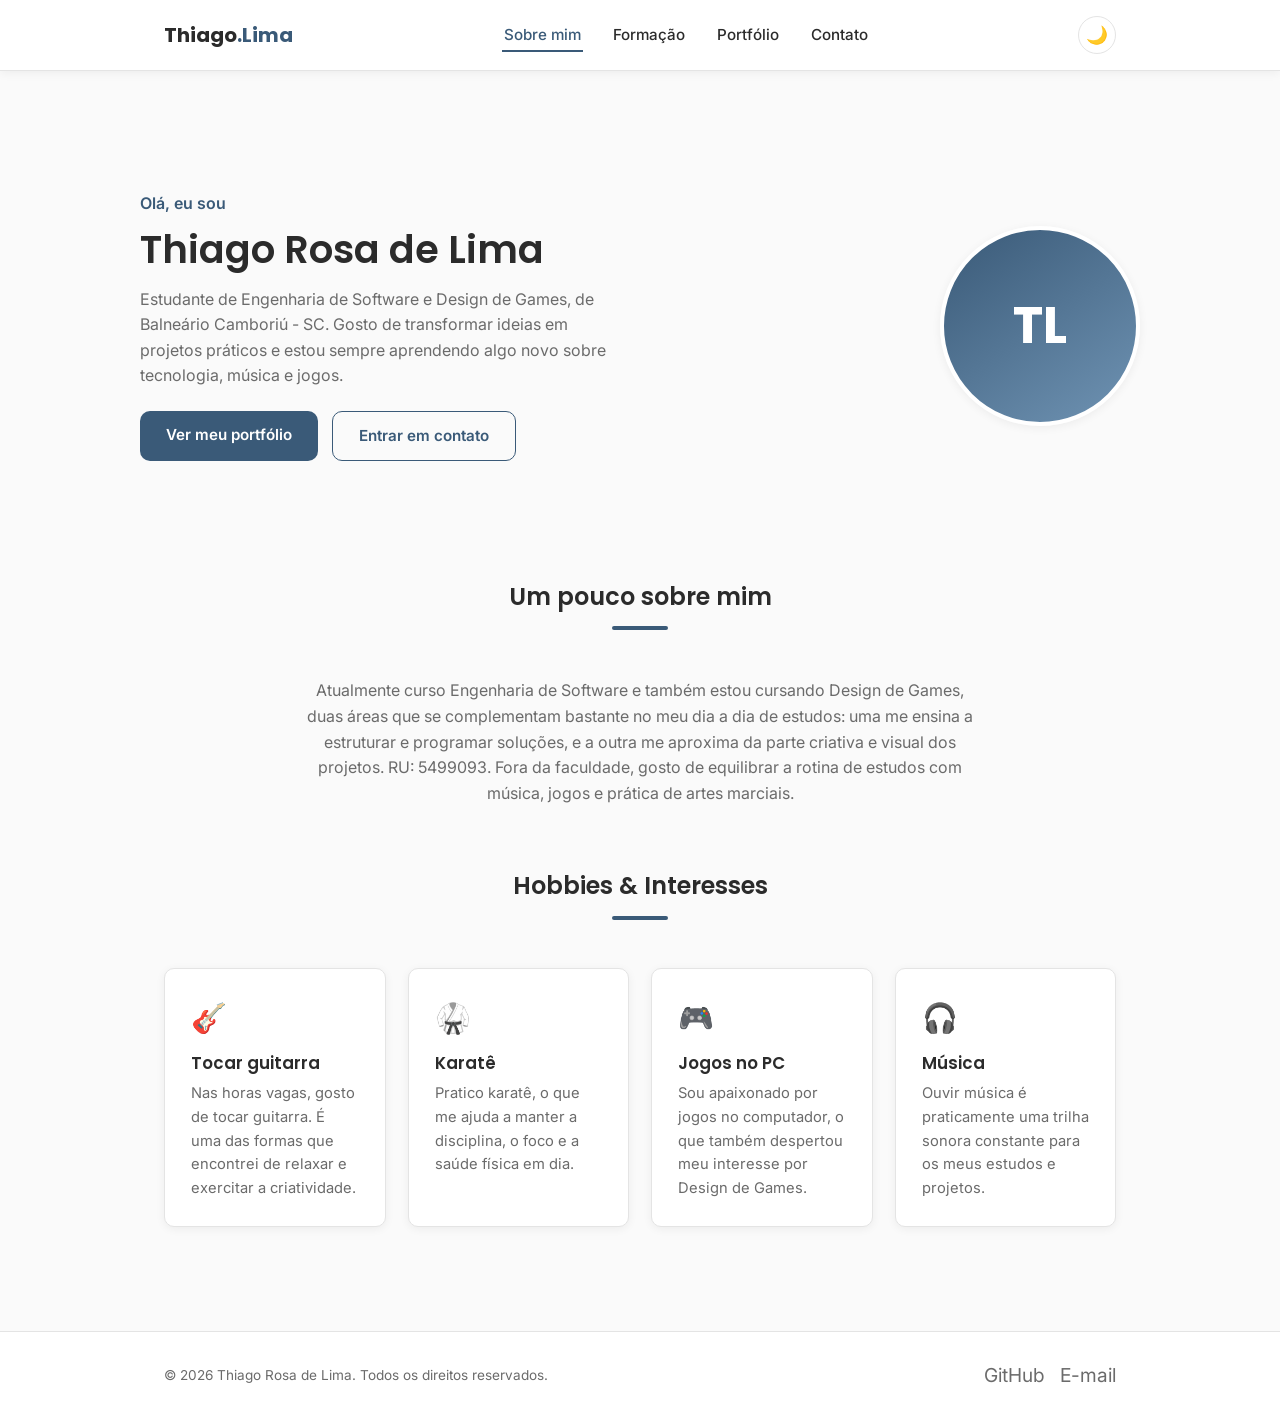
<file: index.html>
<!DOCTYPE html>
<!-- Doctype HTML5, conforme exigido na atividade -->
<html lang="pt-br">
<head>
  <meta charset="UTF-8">
  <meta name="viewport" content="width=device-width, initial-scale=1.0">
  <title>Thiago Rosa de Lima | Portfólio</title>
  <meta name="description" content="Portfólio pessoal de Thiago Rosa de Lima, estudante de Engenharia de Software e Design de Games.">
  <link rel="stylesheet" href="estilo.css">
</head>
<body>

  <!-- ======================= CABEÇALHO / MENU FIXO ======================= -->
  <!-- Este mesmo cabeçalho se repete em todas as páginas, garantindo que o
       menu de navegação esteja sempre visível, como pedido na atividade. -->
  <header class="cabecalho">
    <nav class="barra-nav">
      <a href="index.html" class="logo">Thiago<span>.Lima</span></a>

      <ul class="menu" id="menu-principal">
        <li><a href="index.html">Sobre mim</a></li>
        <li><a href="formacao.html">Formação</a></li>
        <li><a href="portfolio.html">Portfólio</a></li>
        <li><a href="contato.html">Contato</a></li>
      </ul>

      <div class="acoes-cabecalho">
        <button id="botao-tema" class="botao-tema" type="button" aria-label="Alternar tema claro/escuro">🌙</button>
        <button id="botao-menu-mobile" class="botao-menu-mobile" type="button" aria-label="Abrir menu" aria-expanded="false">
          <span></span><span></span><span></span>
        </button>
      </div>
    </nav>
  </header>

  <main>
    <!-- ======================= HERO / APRESENTAÇÃO ======================= -->
    <section class="secao">
      <div class="container hero">
        <div class="hero-texto">
          <span class="saudacao">Olá, eu sou</span>
          <h1>Thiago Rosa de Lima</h1>
          <p>
            Estudante de Engenharia de Software e Design de Games, de Balneário
            Camboriú - SC. Gosto de transformar ideias em projetos práticos e
            estou sempre aprendendo algo novo sobre tecnologia, música e jogos.
          </p>
          <div class="grupo-botoes">
            <a href="portfolio.html" class="botao">Ver meu portfólio</a>
            <a href="contato.html" class="botao botao-secundario">Entrar em contato</a>
          </div>
        </div>

        <div class="hero-avatar">
          <!-- Avatar com iniciais no lugar de uma foto. Pode ser trocado por
               uma <img src="assets/foto.jpg" alt="Foto de Thiago"> se desejar. -->
          <div class="avatar-iniciais">TL</div>
        </div>
      </div>
    </section>

    <!-- ======================= SOBRE MIM (texto) ======================= -->
    <section class="secao" style="padding-top:0;">
      <div class="container">
        <div class="secao-cabecalho">
          <h2>Um pouco sobre mim</h2>
          <div class="linha-destaque"></div>
        </div>
        <p style="max-width:680px;margin:0 auto;text-align:center;color:var(--cor-texto-suave);">
          Atualmente curso Engenharia de Software e também estou cursando Design
          de Games, duas áreas que se complementam bastante no meu dia a dia de
          estudos: uma me ensina a estruturar e programar soluções, e a outra
          me aproxima da parte criativa e visual dos projetos. RU: 5499093.
          Fora da faculdade, gosto de equilibrar a rotina de estudos com música,
          jogos e prática de artes marciais.
        </p>
      </div>
    </section>

    <!-- ======================= HOBBIES / INTERESSES ======================= -->
    <section class="secao" style="padding-top:0;">
      <div class="container">
        <div class="secao-cabecalho">
          <h2>Hobbies &amp; Interesses</h2>
          <div class="linha-destaque"></div>
        </div>

        <div class="grade-cards">
          <div class="card">
            <span class="icone">🎸</span>
            <h3>Tocar guitarra</h3>
            <p>Nas horas vagas, gosto de tocar guitarra. É uma das formas que encontrei de relaxar e exercitar a criatividade.</p>
          </div>

          <div class="card">
            <span class="icone">🥋</span>
            <h3>Karatê</h3>
            <p>Pratico karatê, o que me ajuda a manter a disciplina, o foco e a saúde física em dia.</p>
          </div>

          <div class="card">
            <span class="icone">🎮</span>
            <h3>Jogos no PC</h3>
            <p>Sou apaixonado por jogos no computador, o que também despertou meu interesse por Design de Games.</p>
          </div>

          <div class="card">
            <span class="icone">🎧</span>
            <h3>Música</h3>
            <p>Ouvir música é praticamente uma trilha sonora constante para os meus estudos e projetos.</p>
          </div>
        </div>
      </div>
    </section>
  </main>

  <!-- ======================= RODAPÉ ======================= -->
  <footer class="rodape">
    <div class="container">
      <p>&copy; <span id="ano-atual">2026</span> Thiago Rosa de Lima. Todos os direitos reservados.</p>
      <div class="rodape-redes">
        <a href="https://github.com/ThiagoRosaDeLima" target="_blank" rel="noopener noreferrer" aria-label="GitHub">GitHub</a>
        <a href="mailto:rosadelimathiago@gmail.com" aria-label="E-mail">E-mail</a>
      </div>
    </div>
  </footer>

  <script src="script.js"></script>
</body>
</html>
</file>
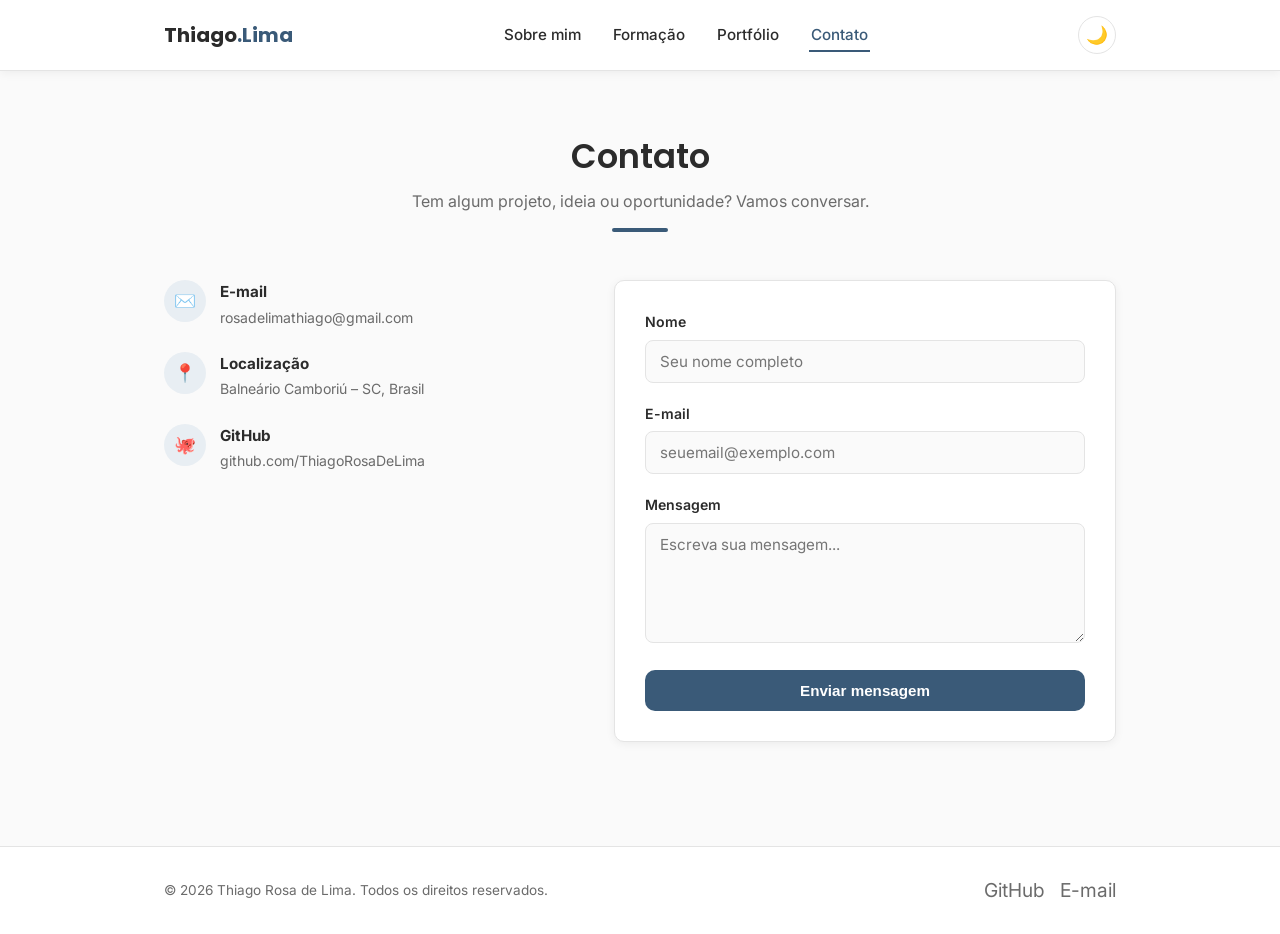
<file: contato.html>
<!DOCTYPE html>
<html lang="pt-br">
<head>
  <meta charset="UTF-8">
  <meta name="viewport" content="width=device-width, initial-scale=1.0">
  <title>Contato | Thiago Rosa de Lima</title>
  <meta name="description" content="Entre em contato com Thiago Rosa de Lima.">
  <link rel="stylesheet" href="estilo.css">
</head>
<body>

  <!-- ======================= CABEÇALHO / MENU FIXO ======================= -->
  <header class="cabecalho">
    <nav class="barra-nav">
      <a href="index.html" class="logo">Thiago<span>.Lima</span></a>

      <ul class="menu" id="menu-principal">
        <li><a href="index.html">Sobre mim</a></li>
        <li><a href="formacao.html">Formação</a></li>
        <li><a href="portfolio.html">Portfólio</a></li>
        <li><a href="contato.html">Contato</a></li>
      </ul>

      <div class="acoes-cabecalho">
        <button id="botao-tema" class="botao-tema" type="button" aria-label="Alternar tema claro/escuro">🌙</button>
        <button id="botao-menu-mobile" class="botao-menu-mobile" type="button" aria-label="Abrir menu" aria-expanded="false">
          <span></span><span></span><span></span>
        </button>
      </div>
    </nav>
  </header>

  <main>
    <section class="secao">
      <div class="container">
        <div class="secao-cabecalho">
          <h1>Contato</h1>
          <p>Tem algum projeto, ideia ou oportunidade? Vamos conversar.</p>
          <div class="linha-destaque"></div>
        </div>

        <div class="layout-contato">
          <!-- ======================= INFORMAÇÕES DE CONTATO ======================= -->
          <div class="info-contato">
            <div class="item-contato">
              <span class="icone">✉️</span>
              <div>
                <strong>E-mail</strong>
                <a href="mailto:rosadelimathiago@gmail.com">rosadelimathiago@gmail.com</a>
              </div>
            </div>

            <div class="item-contato">
              <span class="icone">📍</span>
              <div>
                <strong>Localização</strong>
                <span>Balneário Camboriú &ndash; SC, Brasil</span>
              </div>
            </div>

            <div class="item-contato">
              <span class="icone">🐙</span>
              <div>
                <strong>GitHub</strong>
                <a href="https://github.com/ThiagoRosaDeLima" target="_blank" rel="noopener noreferrer">github.com/ThiagoRosaDeLima</a>
              </div>
            </div>
          </div>

          <!-- ======================= FORMULÁRIO DE CONTATO ======================= -->
          <form class="formulario-contato" id="form-contato" novalidate>
            <!-- novalidate: desativa a validação automática do navegador,
                 pois toda a validação é feita manualmente em script.js -->

            <div class="campo-formulario">
              <label for="campo-nome">Nome</label>
              <input type="text" id="campo-nome" name="nome" placeholder="Seu nome completo">
              <span class="mensagem-erro"></span>
            </div>

            <div class="campo-formulario">
              <label for="campo-email">E-mail</label>
              <input type="email" id="campo-email" name="email" placeholder="seuemail@exemplo.com">
              <span class="mensagem-erro"></span>
            </div>

            <div class="campo-formulario">
              <label for="campo-mensagem">Mensagem</label>
              <textarea id="campo-mensagem" name="mensagem" placeholder="Escreva sua mensagem..."></textarea>
              <span class="mensagem-erro"></span>
            </div>

            <button type="submit" class="botao" style="width:100%;">Enviar mensagem</button>
          </form>
        </div>
      </div>
    </section>
  </main>

  <!-- ======================= RODAPÉ ======================= -->
  <footer class="rodape">
    <div class="container">
      <p>&copy; 2026 Thiago Rosa de Lima. Todos os direitos reservados.</p>
      <div class="rodape-redes">
        <a href="https://github.com/ThiagoRosaDeLima" target="_blank" rel="noopener noreferrer">GitHub</a>
        <a href="mailto:rosadelimathiago@gmail.com">E-mail</a>
      </div>
    </div>
  </footer>

  <!-- ======================= MODAL DE CONFIRMAÇÃO ======================= -->
  <!-- Escondido por padrão (controlado via classe "visivel" em script.js) -->
  <div class="sobreposicao-modal" id="modal-sucesso">
    <div class="caixa-modal">
      <div class="icone-sucesso">✓</div>
      <h3>Mensagem enviada com sucesso!</h3>
      <p>Obrigado pelo contato! (Este é um envio simulado, conforme pedido na atividade.)</p>
      <button type="button" class="botao" onclick="fecharModalSucesso()">Fechar</button>
    </div>
  </div>

  <script src="script.js"></script>
</body>
</html>
</file>
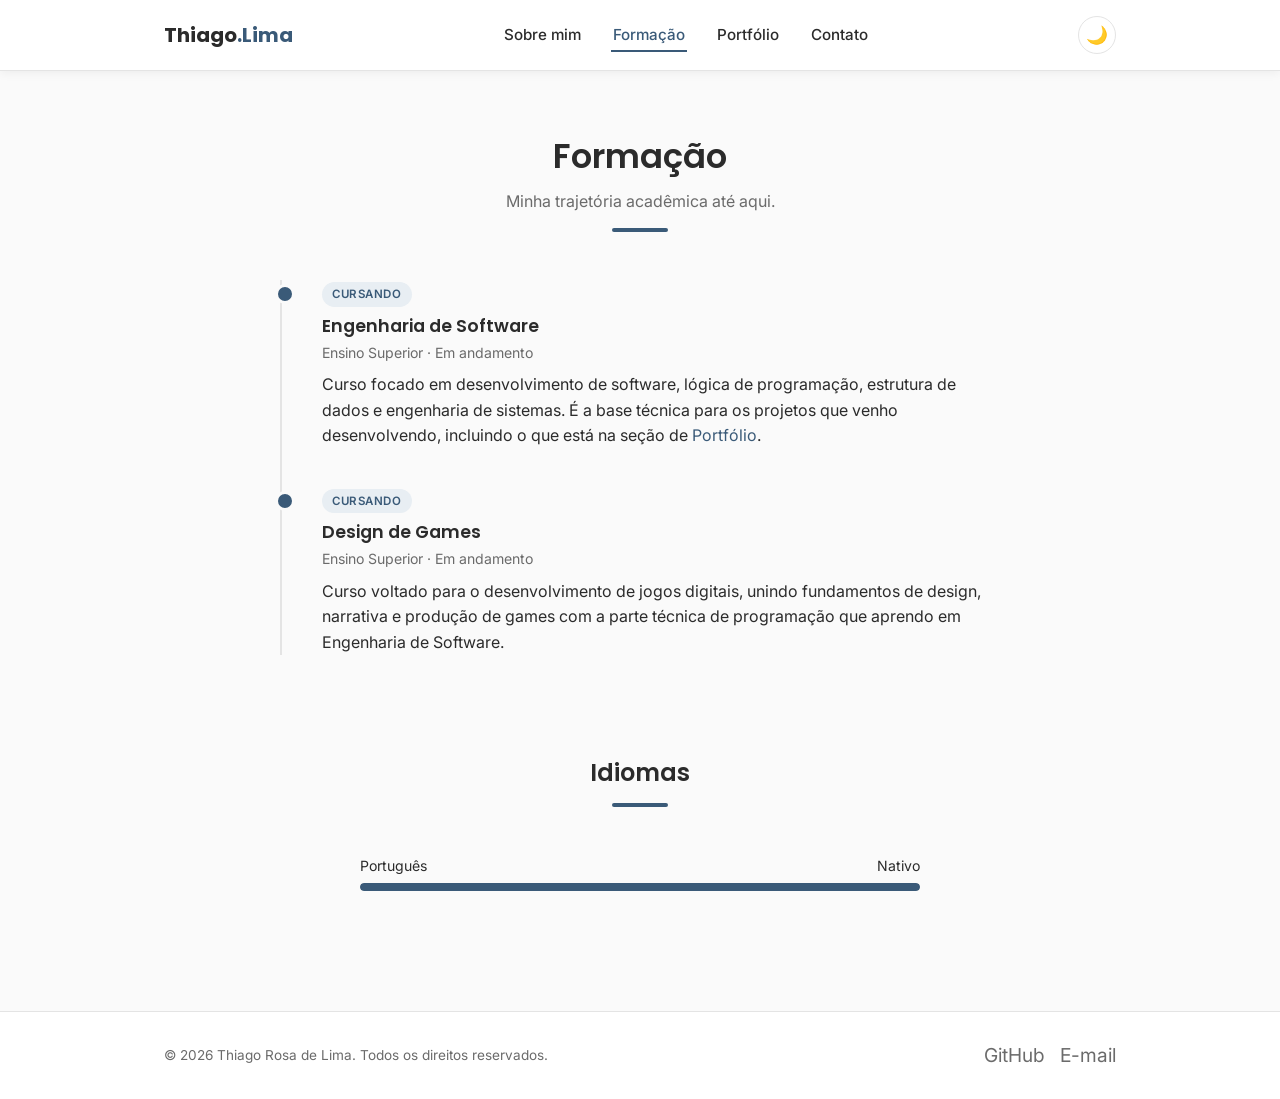
<file: formacao.html>
<!DOCTYPE html>
<html lang="pt-br">
<head>
  <meta charset="UTF-8">
  <meta name="viewport" content="width=device-width, initial-scale=1.0">
  <title>Formação | Thiago Rosa de Lima</title>
  <meta name="description" content="Formação acadêmica e cursos de Thiago Rosa de Lima.">
  <link rel="stylesheet" href="estilo.css">
</head>
<body>

  <!-- ======================= CABEÇALHO / MENU FIXO ======================= -->
  <header class="cabecalho">
    <nav class="barra-nav">
      <a href="index.html" class="logo">Thiago<span>.Lima</span></a>

      <ul class="menu" id="menu-principal">
        <li><a href="index.html">Sobre mim</a></li>
        <li><a href="formacao.html">Formação</a></li>
        <li><a href="portfolio.html">Portfólio</a></li>
        <li><a href="contato.html">Contato</a></li>
      </ul>

      <div class="acoes-cabecalho">
        <button id="botao-tema" class="botao-tema" type="button" aria-label="Alternar tema claro/escuro">🌙</button>
        <button id="botao-menu-mobile" class="botao-menu-mobile" type="button" aria-label="Abrir menu" aria-expanded="false">
          <span></span><span></span><span></span>
        </button>
      </div>
    </nav>
  </header>

  <main>
    <section class="secao">
      <div class="container">
        <div class="secao-cabecalho">
          <h1>Formação</h1>
          <p>Minha trajetória acadêmica até aqui.</p>
          <div class="linha-destaque"></div>
        </div>

        <!-- ======================= LINHA DO TEMPO ACADÊMICA ======================= -->
        <div class="timeline">
          <div class="timeline-item">
            <span class="tag-status">Cursando</span>
            <h3>Engenharia de Software</h3>
            <!-- TODO: troque "Ensino Superior" pelo nome exato da sua instituição, se quiser detalhar -->
            <p class="instituicao">Ensino Superior &middot; Em andamento</p>
            <p>
              Curso focado em desenvolvimento de software, lógica de programação,
              estrutura de dados e engenharia de sistemas. É a base técnica para
              os projetos que venho desenvolvendo, incluindo o que está na seção
              de <a href="portfolio.html">Portfólio</a>.
            </p>
          </div>

          <div class="timeline-item">
            <span class="tag-status">Cursando</span>
            <h3>Design de Games</h3>
            <p class="instituicao">Ensino Superior &middot; Em andamento</p>
            <p>
              Curso voltado para o desenvolvimento de jogos digitais, unindo
              fundamentos de design, narrativa e produção de games com a parte
              técnica de programação que aprendo em Engenharia de Software.
            </p>
          </div>

          <!--
            TODO: se você tiver outros cursos concluídos, certificados ou
            cursos livres (ex: cursos de programação, design, etc.), copie o
            bloco abaixo, ajuste o texto e cole aqui dentro da timeline.

          <div class="timeline-item">
            <span class="tag-status">Concluído</span>
            <h3>Nome do curso</h3>
            <p class="instituicao">Instituição &middot; Ano</p>
            <p>Breve descrição do curso.</p>
          </div>
          -->
        </div>
      </div>
    </section>

    <!-- ======================= IDIOMAS ======================= -->
    <section class="secao" style="padding-top:0;">
      <div class="container">
        <div class="secao-cabecalho">
          <h2>Idiomas</h2>
          <div class="linha-destaque"></div>
        </div>

        <div style="max-width:560px;margin:0 auto;">
          <div class="barra-habilidade">
            <div class="rotulo">
              <span>Português</span>
              <span>Nativo</span>
            </div>
            <div class="barra-fundo">
              <div class="barra-preenchida" style="width: 100%;"></div>
            </div>
          </div>

          <!--
            TODO: adicione aqui outros idiomas que você fala ou está
            estudando, copiando o bloco ".barra-habilidade" acima e
            ajustando o nome do idioma e a largura da barra (em %)
            conforme o seu nível.
          -->
        </div>
      </div>
    </section>
  </main>

  <!-- ======================= RODAPÉ ======================= -->
  <footer class="rodape">
    <div class="container">
      <p>&copy; 2026 Thiago Rosa de Lima. Todos os direitos reservados.</p>
      <div class="rodape-redes">
        <a href="https://github.com/ThiagoRosaDeLima" target="_blank" rel="noopener noreferrer">GitHub</a>
        <a href="mailto:rosadelimathiago@gmail.com">E-mail</a>
      </div>
    </div>
  </footer>

  <script src="script.js"></script>
</body>
</html>
</file>
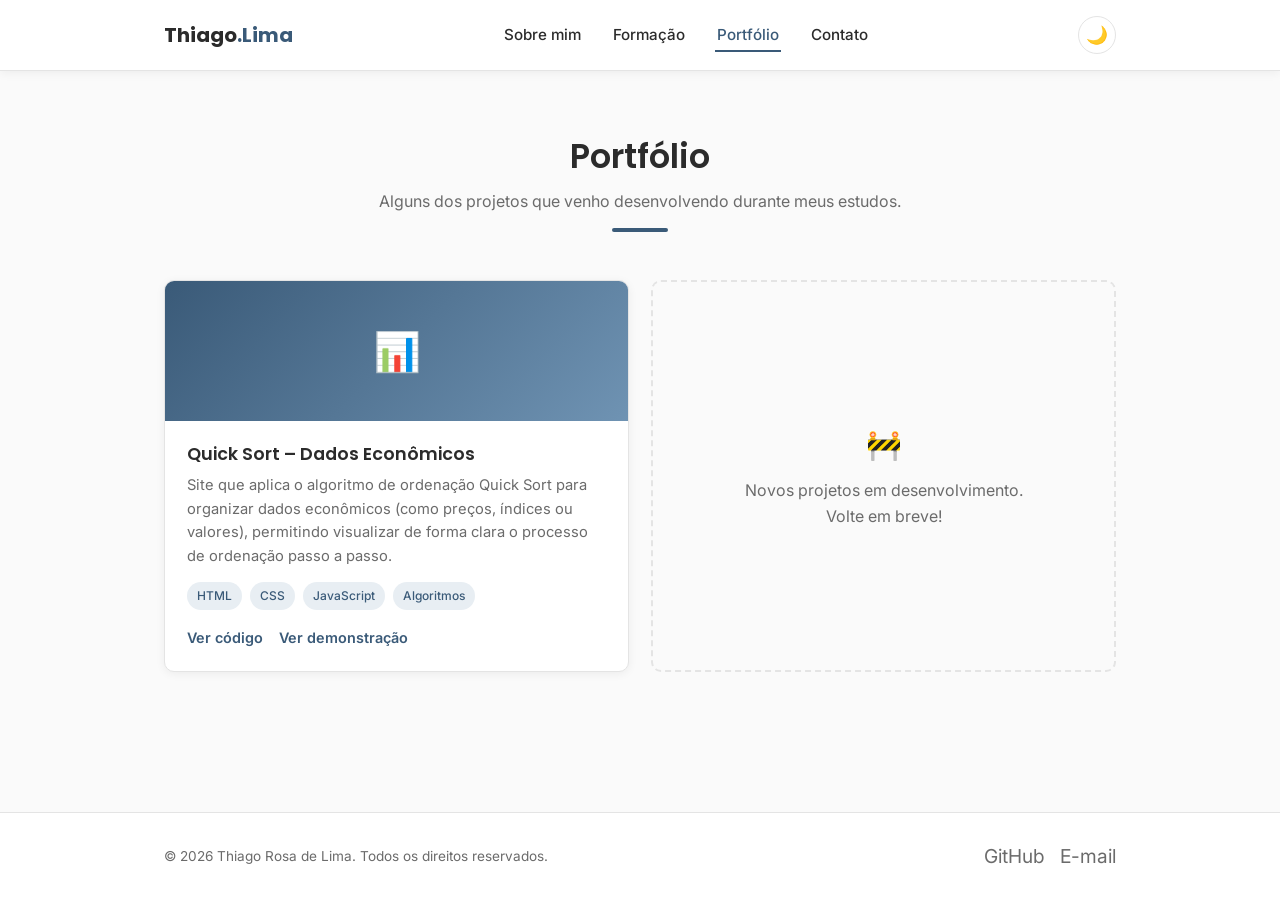
<file: portfolio.html>
<!DOCTYPE html>
<html lang="pt-br">
<head>
  <meta charset="UTF-8">
  <meta name="viewport" content="width=device-width, initial-scale=1.0">
  <title>Portfólio | Thiago Rosa de Lima</title>
  <meta name="description" content="Projetos desenvolvidos por Thiago Rosa de Lima.">
  <link rel="stylesheet" href="estilo.css">
</head>
<body>

  <!-- ======================= CABEÇALHO / MENU FIXO ======================= -->
  <header class="cabecalho">
    <nav class="barra-nav">
      <a href="index.html" class="logo">Thiago<span>.Lima</span></a>

      <ul class="menu" id="menu-principal">
        <li><a href="index.html">Sobre mim</a></li>
        <li><a href="formacao.html">Formação</a></li>
        <li><a href="portfolio.html">Portfólio</a></li>
        <li><a href="contato.html">Contato</a></li>
      </ul>

      <div class="acoes-cabecalho">
        <button id="botao-tema" class="botao-tema" type="button" aria-label="Alternar tema claro/escuro">🌙</button>
        <button id="botao-menu-mobile" class="botao-menu-mobile" type="button" aria-label="Abrir menu" aria-expanded="false">
          <span></span><span></span><span></span>
        </button>
      </div>
    </nav>
  </header>

  <main>
    <section class="secao">
      <div class="container">
        <div class="secao-cabecalho">
          <h1>Portfólio</h1>
          <p>Alguns dos projetos que venho desenvolvendo durante meus estudos.</p>
          <div class="linha-destaque"></div>
        </div>

        <div class="grade-cards">
          <!-- ======================= PROJETO 1: QUICK SORT ECONOMIA ======================= -->
          <div class="card-projeto">
            <div class="capa-projeto">📊</div>
            <div class="conteudo-projeto">
              <h3>Quick Sort &ndash; Dados Econômicos</h3>
              <p>
                Site que aplica o algoritmo de ordenação Quick Sort para
                organizar dados econômicos (como preços, índices ou valores),
                permitindo visualizar de forma clara o processo de ordenação
                passo a passo.
                <!-- TODO: ajuste esta descrição com os detalhes reais do seu projeto -->
              </p>
              <div class="tags-tecnologia">
                <span class="tag-tecnologia">HTML</span>
                <span class="tag-tecnologia">CSS</span>
                <span class="tag-tecnologia">JavaScript</span>
                <span class="tag-tecnologia">Algoritmos</span>
              </div>
              <div class="links-projeto">
                <!-- TODO: troque os links "#" abaixo pelos links reais do repositório e/ou demonstração do projeto -->
                <a href="#" target="_blank" rel="noopener noreferrer">Ver código</a>
                <a href="#" target="_blank" rel="noopener noreferrer">Ver demonstração</a>
              </div>
            </div>
          </div>

          <!-- ======================= ESPAÇO PARA MAIS PROJETOS ======================= -->
          <!--
            TODO: copie o bloco ".card-projeto" acima para adicionar novos
            projetos ao portfólio conforme você for desenvolvendo mais.
          -->
          <div class="projeto-em-breve">
            <span class="icone">🚧</span>
            <p>Novos projetos em desenvolvimento.<br>Volte em breve!</p>
          </div>
        </div>
      </div>
    </section>
  </main>

  <!-- ======================= RODAPÉ ======================= -->
  <footer class="rodape">
    <div class="container">
      <p>&copy; 2026 Thiago Rosa de Lima. Todos os direitos reservados.</p>
      <div class="rodape-redes">
        <a href="https://github.com/ThiagoRosaDeLima" target="_blank" rel="noopener noreferrer">GitHub</a>
        <a href="mailto:rosadelimathiago@gmail.com">E-mail</a>
      </div>
    </div>
  </footer>

  <script src="script.js"></script>
</body>
</html>
</file>
<file: estilo.css>
/* ==========================================================================
   PORTFÓLIO - THIAGO ROSA DE LIMA
   Arquivo: estilo.css
   Descrição: Estilos globais do site. CSS puro, sem frameworks (sem Bootstrap,
   Tailwind, etc.), conforme exigido na atividade.
   ========================================================================== */

/* Importa uma fonte do Google Fonts apenas para tipografia (não é um
   framework de CSS, apenas uma fonte web). */
@import url('https://fonts.googleapis.com/css2?family=Poppins:wght@500;600;700&family=Inter:wght@400;500;600&display=swap');

/* --------------------------------------------------------------------------
   1. VARIÁVEIS DE TEMA (CSS Custom Properties)
   Usamos variáveis para que o JavaScript possa trocar o tema claro/escuro
   apenas alterando uma classe no <body>, sem duplicar regras de CSS.
   -------------------------------------------------------------------------- */
:root {
  /* Paleta clara (padrão) - tons neutros, estilo minimalista */
  --cor-fundo: #fafafa;
  --cor-fundo-alt: #ffffff;
  --cor-texto: #2b2b2b;
  --cor-texto-suave: #6b6b6b;
  --cor-borda: #e4e4e4;
  --cor-destaque: #3a5a78;       /* azul petróleo - cor de destaque do site */
  --cor-destaque-suave: #e8eef3;
  --cor-erro: #c0392b;
  --cor-sucesso: #2e7d4f;
  --sombra: 0 2px 10px rgba(0, 0, 0, 0.06);
  --raio: 10px;
  --fonte-titulo: 'Poppins', 'Segoe UI', Arial, sans-serif;
  --fonte-texto: 'Inter', 'Segoe UI', Arial, sans-serif;
}

/* Paleta escura - ativada via JS quando o body recebe a classe "tema-escuro" */
body.tema-escuro {
  --cor-fundo: #15171a;
  --cor-fundo-alt: #1d2024;
  --cor-texto: #ececec;
  --cor-texto-suave: #a3a3a3;
  --cor-borda: #2d3035;
  --cor-destaque: #7faedc;
  --cor-destaque-suave: #232a32;
  --sombra: 0 2px 12px rgba(0, 0, 0, 0.4);
}

/* --------------------------------------------------------------------------
   2. RESET BÁSICO
   -------------------------------------------------------------------------- */
* {
  margin: 0;
  padding: 0;
  box-sizing: border-box;
}

html {
  scroll-behavior: smooth;
}

body {
  font-family: var(--fonte-texto);
  background-color: var(--cor-fundo);
  color: var(--cor-texto);
  line-height: 1.6;
  transition: background-color 0.25s ease, color 0.25s ease;
  min-height: 100vh;
  display: flex;
  flex-direction: column;
}

img {
  max-width: 100%;
  display: block;
}

a {
  color: var(--cor-destaque);
  text-decoration: none;
}

a:hover {
  text-decoration: underline;
}

ul {
  list-style: none;
}

h1, h2, h3 {
  font-family: var(--fonte-titulo);
  font-weight: 600;
  line-height: 1.3;
}

.container {
  width: 100%;
  max-width: 1000px;
  margin: 0 auto;
  padding: 0 24px;
}

/* --------------------------------------------------------------------------
   3. CABEÇALHO E MENU DE NAVEGAÇÃO (fixo, presente em todas as páginas)
   -------------------------------------------------------------------------- */
.cabecalho {
  position: sticky;
  top: 0;
  z-index: 100;
  background-color: var(--cor-fundo-alt);
  border-bottom: 1px solid var(--cor-borda);
  box-shadow: var(--sombra);
}

.barra-nav {
  display: flex;
  align-items: center;
  justify-content: space-between;
  padding: 16px 24px;
  max-width: 1000px;
  margin: 0 auto;
}

.logo {
  font-family: var(--fonte-titulo);
  font-size: 1.25rem;
  font-weight: 700;
  color: var(--cor-texto);
}

.logo span {
  color: var(--cor-destaque);
}

.menu {
  display: flex;
  align-items: center;
  gap: 28px;
}

.menu a {
  color: var(--cor-texto);
  font-weight: 500;
  font-size: 0.95rem;
  padding: 6px 2px;
  border-bottom: 2px solid transparent;
  transition: border-color 0.2s ease, color 0.2s ease;
}

.menu a:hover,
.menu a:focus {
  color: var(--cor-destaque);
  text-decoration: none;
}

/* Destaca o link da página atual (classe "ativo" adicionada manualmente em
   cada HTML, no item de menu correspondente) */
.menu a.ativo {
  color: var(--cor-destaque);
  border-bottom-color: var(--cor-destaque);
}

.acoes-cabecalho {
  display: flex;
  align-items: center;
  gap: 12px;
}

/* Botão de alternância de tema claro/escuro */
.botao-tema {
  background: none;
  border: 1px solid var(--cor-borda);
  color: var(--cor-texto);
  width: 38px;
  height: 38px;
  border-radius: 50%;
  cursor: pointer;
  display: flex;
  align-items: center;
  justify-content: center;
  font-size: 1.1rem;
  transition: background-color 0.2s ease, transform 0.2s ease;
}

.botao-tema:hover {
  background-color: var(--cor-destaque-suave);
  transform: scale(1.05);
}

/* Botão hambúrguer (somente aparece em telas pequenas, ver media query) */
.botao-menu-mobile {
  display: none;
  background: none;
  border: none;
  cursor: pointer;
  width: 38px;
  height: 38px;
  flex-direction: column;
  justify-content: center;
  align-items: center;
  gap: 5px;
}

.botao-menu-mobile span {
  display: block;
  width: 24px;
  height: 2px;
  background-color: var(--cor-texto);
  transition: transform 0.25s ease, opacity 0.25s ease;
}

/* Quando o menu mobile está aberto, transforma o ícone em um "X" */
.botao-menu-mobile.aberto span:nth-child(1) {
  transform: translateY(7px) rotate(45deg);
}
.botao-menu-mobile.aberto span:nth-child(2) {
  opacity: 0;
}
.botao-menu-mobile.aberto span:nth-child(3) {
  transform: translateY(-7px) rotate(-45deg);
}

/* --------------------------------------------------------------------------
   4. CONTEÚDO PRINCIPAL - Estrutura genérica usada em todas as páginas
   -------------------------------------------------------------------------- */
main {
  flex: 1;
}

.secao {
  padding: 64px 0;
}

.secao-cabecalho {
  text-align: center;
  margin-bottom: 48px;
}

.secao-cabecalho h1 {
  font-size: 2.1rem;
  margin-bottom: 10px;
}

.secao-cabecalho p {
  color: var(--cor-texto-suave);
  max-width: 560px;
  margin: 0 auto;
}

.linha-destaque {
  width: 56px;
  height: 4px;
  background-color: var(--cor-destaque);
  margin: 14px auto 0;
  border-radius: 4px;
}

/* --------------------------------------------------------------------------
   5. HERO (página Sobre Mim)
   -------------------------------------------------------------------------- */
.hero {
  display: flex;
  align-items: center;
  gap: 48px;
  padding: 56px 0;
  flex-wrap: wrap;
}

.hero-texto {
  flex: 1 1 320px;
}

.hero-texto .saudacao {
  color: var(--cor-destaque);
  font-weight: 600;
  margin-bottom: 8px;
  display: block;
}

.hero-texto h1 {
  font-size: 2.4rem;
  margin-bottom: 12px;
}

.hero-texto p {
  color: var(--cor-texto-suave);
  margin-bottom: 22px;
  max-width: 480px;
}

.hero-avatar {
  flex: 0 0 auto;
  display: flex;
  justify-content: center;
}

/* Avatar com as iniciais do aluno, no lugar de uma foto real.
   Pode ser substituído por uma <img> com foto real, se desejar. */
.avatar-iniciais {
  width: 200px;
  height: 200px;
  border-radius: 50%;
  background: linear-gradient(145deg, var(--cor-destaque), #6f93b3);
  display: flex;
  align-items: center;
  justify-content: center;
  color: #fff;
  font-family: var(--fonte-titulo);
  font-size: 3.2rem;
  font-weight: 700;
  box-shadow: var(--sombra);
  border: 4px solid var(--cor-fundo-alt);
}

.botao {
  display: inline-block;
  background-color: var(--cor-destaque);
  color: #fff;
  padding: 12px 26px;
  border-radius: var(--raio);
  font-weight: 600;
  border: none;
  cursor: pointer;
  font-size: 0.95rem;
  transition: opacity 0.2s ease, transform 0.2s ease;
}

.botao:hover {
  opacity: 0.9;
  text-decoration: none;
  transform: translateY(-2px);
}

.botao-secundario {
  background-color: transparent;
  color: var(--cor-destaque);
  border: 1px solid var(--cor-destaque);
}

.grupo-botoes {
  display: flex;
  gap: 14px;
  flex-wrap: wrap;
}

/* --------------------------------------------------------------------------
   6. CARDS (hobbies, formação, portfólio)
   -------------------------------------------------------------------------- */
.grade-cards {
  display: grid;
  grid-template-columns: repeat(auto-fit, minmax(220px, 1fr));
  gap: 22px;
}

.card {
  background-color: var(--cor-fundo-alt);
  border: 1px solid var(--cor-borda);
  border-radius: var(--raio);
  padding: 26px;
  box-shadow: var(--sombra);
  transition: transform 0.2s ease, box-shadow 0.2s ease;
}

.card:hover {
  transform: translateY(-4px);
  box-shadow: 0 8px 20px rgba(0, 0, 0, 0.1);
}

.card .icone {
  font-size: 1.8rem;
  margin-bottom: 12px;
  display: inline-block;
}

.card h3 {
  font-size: 1.05rem;
  margin-bottom: 8px;
}

.card p {
  color: var(--cor-texto-suave);
  font-size: 0.92rem;
}

/* --------------------------------------------------------------------------
   7. TIMELINE (página Formação)
   -------------------------------------------------------------------------- */
.timeline {
  position: relative;
  margin: 0 auto;
  max-width: 720px;
  padding-left: 28px;
  border-left: 2px solid var(--cor-borda);
}

.timeline-item {
  position: relative;
  margin-bottom: 38px;
  padding-left: 12px;
}

.timeline-item::before {
  content: "";
  position: absolute;
  left: -35px;
  top: 4px;
  width: 14px;
  height: 14px;
  background-color: var(--cor-destaque);
  border-radius: 50%;
  border: 3px solid var(--cor-fundo);
}

.timeline-item .tag-status {
  display: inline-block;
  font-size: 0.72rem;
  font-weight: 600;
  text-transform: uppercase;
  letter-spacing: 0.05em;
  background-color: var(--cor-destaque-suave);
  color: var(--cor-destaque);
  padding: 3px 10px;
  border-radius: 20px;
  margin-bottom: 8px;
}

.timeline-item h3 {
  font-size: 1.1rem;
  margin-bottom: 4px;
}

.timeline-item .instituicao {
  color: var(--cor-texto-suave);
  font-size: 0.88rem;
  margin-bottom: 8px;
}

/* Barras de proficiência (idiomas / habilidades) */
.barra-habilidade {
  margin-bottom: 16px;
}

.barra-habilidade .rotulo {
  display: flex;
  justify-content: space-between;
  font-size: 0.88rem;
  margin-bottom: 6px;
}

.barra-fundo {
  width: 100%;
  height: 8px;
  background-color: var(--cor-borda);
  border-radius: 10px;
  overflow: hidden;
}

.barra-preenchida {
  height: 100%;
  background-color: var(--cor-destaque);
  border-radius: 10px;
}

/* --------------------------------------------------------------------------
   8. PORTFÓLIO
   -------------------------------------------------------------------------- */
.card-projeto {
  background-color: var(--cor-fundo-alt);
  border: 1px solid var(--cor-borda);
  border-radius: var(--raio);
  overflow: hidden;
  box-shadow: var(--sombra);
  transition: transform 0.2s ease;
}

.card-projeto:hover {
  transform: translateY(-4px);
}

.card-projeto .capa-projeto {
  height: 140px;
  background: linear-gradient(135deg, var(--cor-destaque), #6f93b3);
  display: flex;
  align-items: center;
  justify-content: center;
  font-size: 2.4rem;
  color: #fff;
}

.card-projeto .conteudo-projeto {
  padding: 22px;
}

.card-projeto h3 {
  margin-bottom: 8px;
  font-size: 1.1rem;
}

.card-projeto p {
  color: var(--cor-texto-suave);
  font-size: 0.92rem;
  margin-bottom: 14px;
}

.tags-tecnologia {
  display: flex;
  flex-wrap: wrap;
  gap: 8px;
  margin-bottom: 16px;
}

.tag-tecnologia {
  font-size: 0.75rem;
  background-color: var(--cor-destaque-suave);
  color: var(--cor-destaque);
  padding: 4px 10px;
  border-radius: 20px;
  font-weight: 500;
}

.links-projeto {
  display: flex;
  gap: 16px;
  font-size: 0.9rem;
  font-weight: 600;
}

.projeto-em-breve {
  border: 2px dashed var(--cor-borda);
  border-radius: var(--raio);
  display: flex;
  flex-direction: column;
  align-items: center;
  justify-content: center;
  padding: 36px 22px;
  text-align: center;
  color: var(--cor-texto-suave);
}

.projeto-em-breve .icone {
  font-size: 1.8rem;
  margin-bottom: 10px;
}

/* --------------------------------------------------------------------------
   9. CONTATO / FORMULÁRIO
   -------------------------------------------------------------------------- */
.layout-contato {
  display: flex;
  gap: 48px;
  flex-wrap: wrap;
}

.info-contato {
  flex: 1 1 260px;
}

.info-contato .item-contato {
  display: flex;
  align-items: flex-start;
  gap: 14px;
  margin-bottom: 22px;
}

.info-contato .icone {
  width: 42px;
  height: 42px;
  border-radius: 50%;
  background-color: var(--cor-destaque-suave);
  color: var(--cor-destaque);
  display: flex;
  align-items: center;
  justify-content: center;
  flex-shrink: 0;
  font-size: 1.1rem;
}

.info-contato strong {
  display: block;
  font-size: 0.95rem;
}

.info-contato span,
.info-contato a {
  font-size: 0.88rem;
  color: var(--cor-texto-suave);
}

.formulario-contato {
  flex: 1 1 360px;
  background-color: var(--cor-fundo-alt);
  border: 1px solid var(--cor-borda);
  border-radius: var(--raio);
  padding: 30px;
  box-shadow: var(--sombra);
}

.campo-formulario {
  margin-bottom: 20px;
}

.campo-formulario label {
  display: block;
  font-size: 0.88rem;
  font-weight: 600;
  margin-bottom: 6px;
}

.campo-formulario input,
.campo-formulario textarea {
  width: 100%;
  padding: 11px 14px;
  border: 1px solid var(--cor-borda);
  border-radius: 8px;
  background-color: var(--cor-fundo);
  color: var(--cor-texto);
  font-family: var(--fonte-texto);
  font-size: 0.95rem;
  transition: border-color 0.2s ease;
}

.campo-formulario input:focus,
.campo-formulario textarea:focus {
  outline: none;
  border-color: var(--cor-destaque);
}

.campo-formulario textarea {
  resize: vertical;
  min-height: 120px;
}

/* Mensagem de erro de validação, escondida por padrão e exibida via JS */
.mensagem-erro {
  color: var(--cor-erro);
  font-size: 0.78rem;
  margin-top: 5px;
  min-height: 16px;
}

.campo-invalido input,
.campo-invalido textarea {
  border-color: var(--cor-erro);
}

/* --------------------------------------------------------------------------
   10. MODAL DE CONFIRMAÇÃO (exibido via JS ao "enviar" o formulário)
   -------------------------------------------------------------------------- */
.sobreposicao-modal {
  position: fixed;
  inset: 0;
  background-color: rgba(0, 0, 0, 0.55);
  display: flex;
  align-items: center;
  justify-content: center;
  z-index: 1000;
  opacity: 0;
  pointer-events: none;
  transition: opacity 0.25s ease;
}

.sobreposicao-modal.visivel {
  opacity: 1;
  pointer-events: auto;
}

.caixa-modal {
  background-color: var(--cor-fundo-alt);
  border-radius: var(--raio);
  padding: 36px 32px;
  max-width: 360px;
  width: 90%;
  text-align: center;
  transform: scale(0.92);
  transition: transform 0.25s ease;
  box-shadow: 0 10px 30px rgba(0, 0, 0, 0.25);
}

.sobreposicao-modal.visivel .caixa-modal {
  transform: scale(1);
}

.caixa-modal .icone-sucesso {
  width: 60px;
  height: 60px;
  border-radius: 50%;
  background-color: var(--cor-sucesso);
  color: #fff;
  font-size: 1.6rem;
  display: flex;
  align-items: center;
  justify-content: center;
  margin: 0 auto 16px;
}

.caixa-modal h3 {
  margin-bottom: 8px;
}

.caixa-modal p {
  color: var(--cor-texto-suave);
  font-size: 0.9rem;
  margin-bottom: 20px;
}

/* --------------------------------------------------------------------------
   11. RODAPÉ
   -------------------------------------------------------------------------- */
.rodape {
  background-color: var(--cor-fundo-alt);
  border-top: 1px solid var(--cor-borda);
  padding: 28px 0;
  margin-top: 40px;
}

.rodape .container {
  display: flex;
  justify-content: space-between;
  align-items: center;
  flex-wrap: wrap;
  gap: 14px;
}

.rodape p {
  color: var(--cor-texto-suave);
  font-size: 0.85rem;
}

.rodape-redes {
  display: flex;
  gap: 16px;
}

.rodape-redes a {
  color: var(--cor-texto-suave);
  font-size: 1.2rem;
}

.rodape-redes a:hover {
  color: var(--cor-destaque);
}

/* --------------------------------------------------------------------------
   12. RESPONSIVIDADE (menu hambúrguer em telas menores)
   -------------------------------------------------------------------------- */
@media (max-width: 720px) {
  .botao-menu-mobile {
    display: flex;
  }

  .menu {
    position: fixed;
    top: 70px;
    right: 0;
    left: 0;
    background-color: var(--cor-fundo-alt);
    border-bottom: 1px solid var(--cor-borda);
    flex-direction: column;
    align-items: flex-start;
    gap: 0;
    padding: 8px 24px;
    transform: translateY(-130%);
    opacity: 0;
    transition: transform 0.3s ease, opacity 0.3s ease;
    box-shadow: var(--sombra);
  }

  .menu.aberto {
    transform: translateY(0);
    opacity: 1;
  }

  .menu a {
    width: 100%;
    padding: 14px 0;
    border-bottom: 1px solid var(--cor-borda);
  }

  .hero {
    flex-direction: column-reverse;
    text-align: center;
  }

  .hero-texto p {
    margin-left: auto;
    margin-right: auto;
  }

  .grupo-botoes {
    justify-content: center;
  }

  .layout-contato {
    flex-direction: column;
  }
}
</file>
